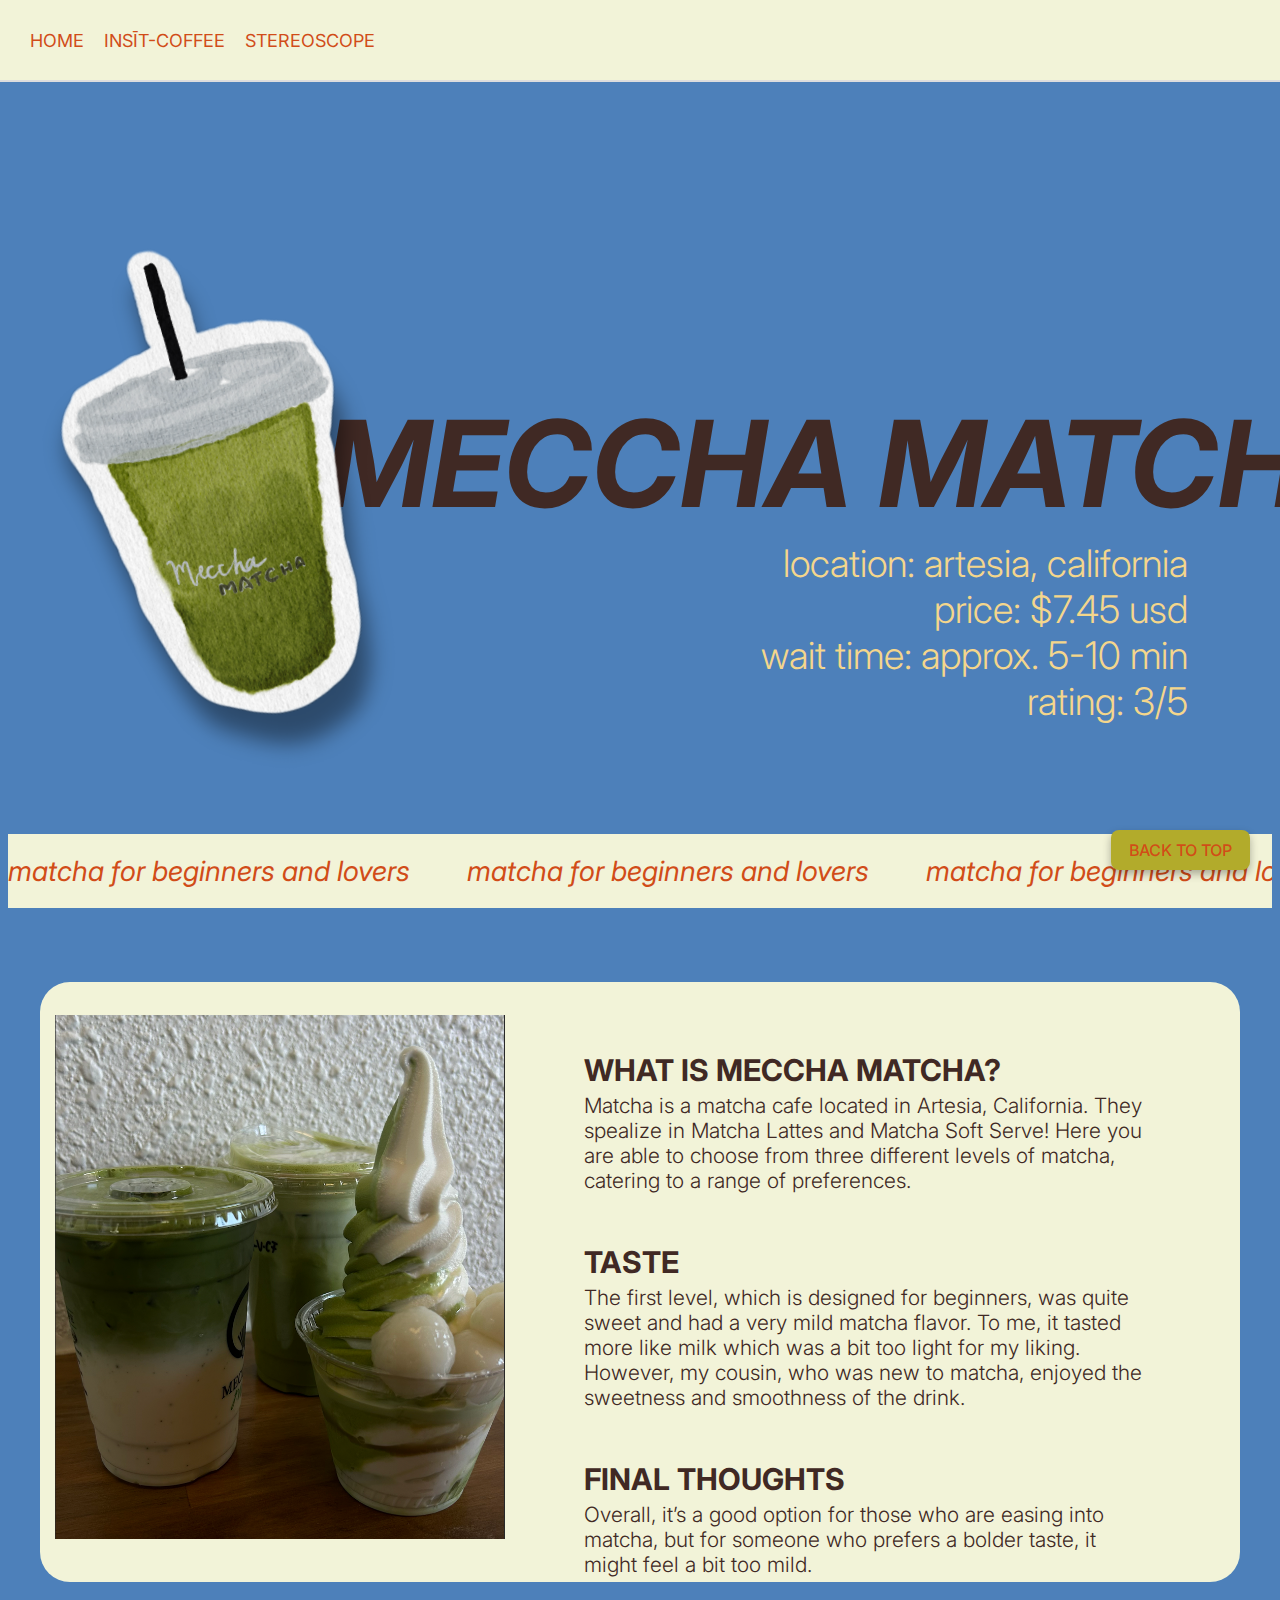
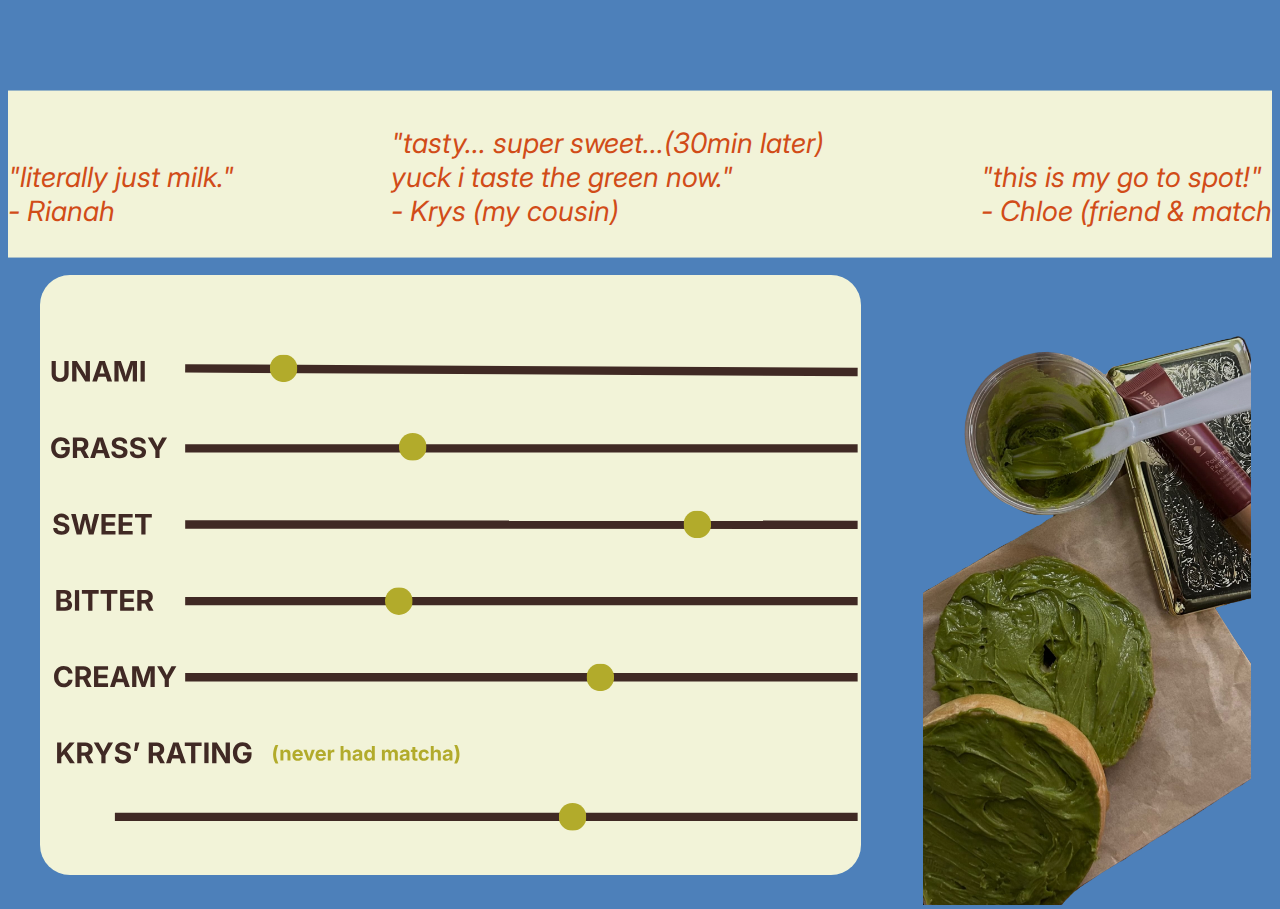
<file: mecchamatcha/mecchamatcha.html>
<!DOCTYPE html>

<html>
    <head>
        <meta charset="utf-8">
        <meta http-equiv="X-UA-Compatible" content="IE=edge">
        <title></title>
        <meta name="description" content="">
        <meta name="viewport" content="width=device-width, initial-scale=1">
        <link rel="preconnect" href="https://fonts.googleapis.com">
        <link rel="preconnect" href="https://fonts.gstatic.com" crossorigin>
        <link href="https://fonts.googleapis.com/css2?family=Inter:ital,opsz,wght@0,14..32,100..900;1,14..32,100..900&display=swap" rel="stylesheet">
        <link rel="stylesheet" href="../mecchamatcha/css/mecchamatcha.css">
    </head>
    <body>
<nav class="nav_bar">
    <a href="../index.html">HOME</a>
    <a href="../insit/insit.html">INSĪT-COFFEE</a>
    <a href="../stereoscope/stereoscope.html">STEREOSCOPE</a>
</nav>
<a href="#top" class="back-to-top">BACK TO TOP</a>
<div id="top"></div>



<section>
    <h1>MECCHA MATCHA</h1>
    <img src="../mecchamatcha/img/meccha.svg" class="mainimg">
</section>



<div class="info">
    location: artesia, california
    <br>price: $7.45 usd
    <br>wait time: approx. 5-10 min
    <br>rating: 3/5
</div>



 <div class="marquee">
    <span>  matcha for beginners and lovers</span>
    <span>  matcha for beginners and lovers</span>
    <span>  matcha for beginners and lovers</span>
    <span>  matcha for beginners and lovers</span>
    <span>  matcha for beginners and lovers</span>
</div>



    <section class="custom-section">
        <img src="../mecchamatcha/img/mecchamain.png" alt="Description" class="section-image">
            
        <div class="text-content">
            <h3 class="headersinp">WHAT IS MECCHA MATCHA?</h3>
            <p class="paragraph">
                Matcha is a matcha cafe located in Artesia, California. They spealize in Matcha Lattes and Matcha Soft Serve! Here you are able to choose from three different levels of matcha, catering to a range of preferences.
                </p>

                <h3 class="headersinp">TASTE</h3>
            <p class="paragraph">The first level, which is designed for beginners, was quite sweet and had a very mild matcha flavor. To me, it tasted more like milk which was a bit too light for my liking. However, my cousin, who was new to matcha, enjoyed the sweetness and smoothness of the drink.
                <h3 class="headersinp">FINAL THOUGHTS</h3>
                <p class="paragraph">
                Overall, it’s a good option for those who are easing into matcha, but for someone who prefers a bolder taste, it might feel a bit too mild.
            </p>
    </section>

    <div class="marquee2">
        <span>"literally just milk."<br>- Rianah <br></span>
        <span>"tasty... super sweet...(30min later)<br>yuck i taste the green now."<br>- Krys (my cousin) <br></span>
        <span>"this is my go to spot!"<br>- Chloe (friend & matcha lover) <br></span>
        <span>"literally just milk."<br>- Rianah <br></span>

    </div>


    <section class="section3">
        <img class= "lastimg" src="../mecchamatcha/img/mecchamatchabagel.png" alt="" class="img">
        <img class="section3-image" src="../img/project2_assets/mecchamatch_rate.svg">
    

    

    </section>







    </body>
</html>
</file>
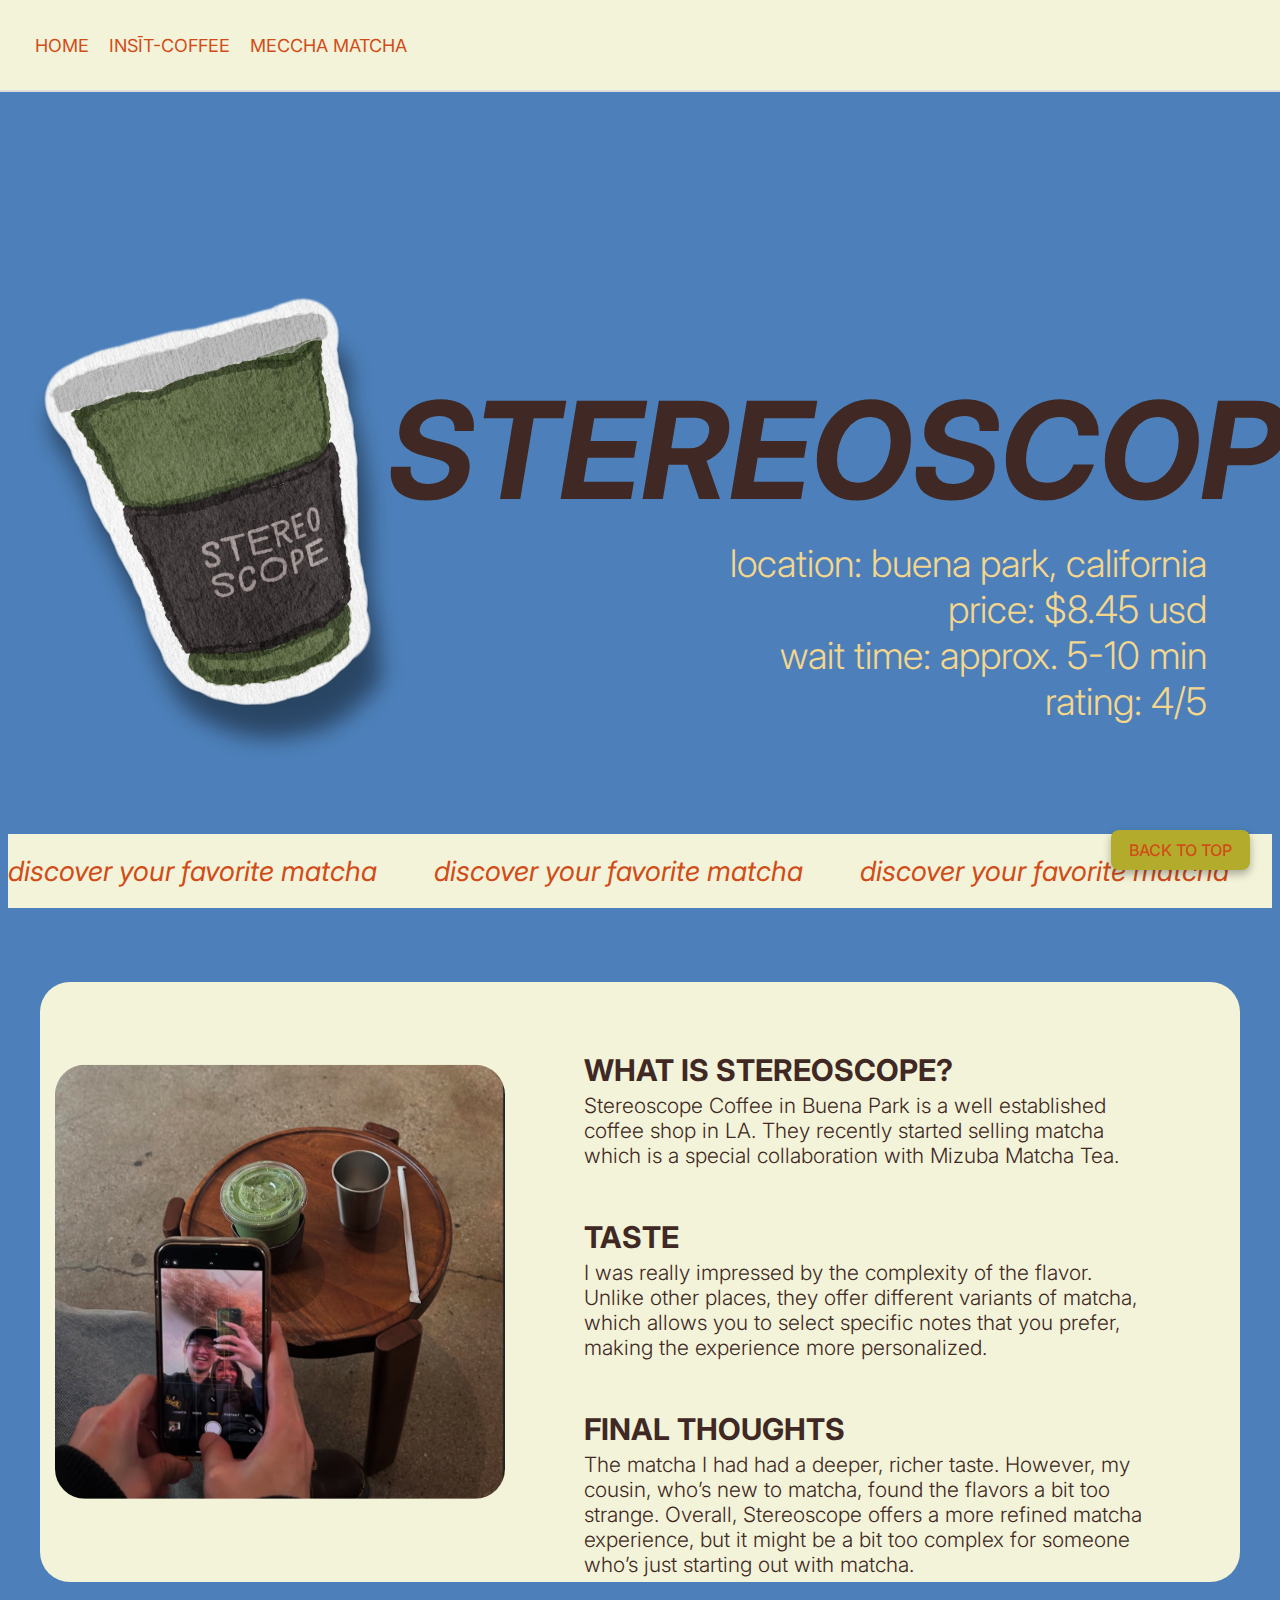
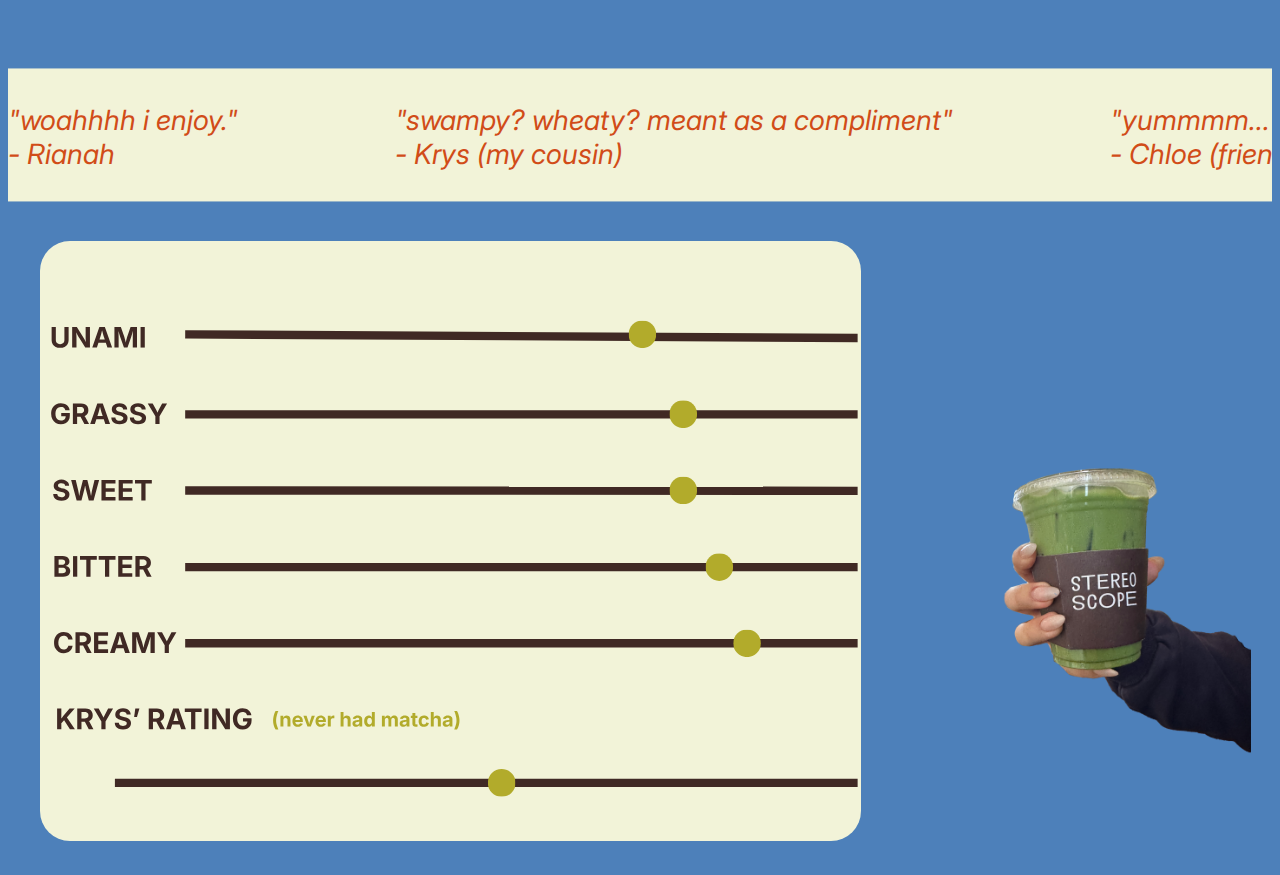
<file: stereoscope/stereoscope.html>
<!DOCTYPE html>
<!--[if lt IE 7]>      <html class="no-js lt-ie9 lt-ie8 lt-ie7"> <![endif]-->
<!--[if IE 7]>         <html class="no-js lt-ie9 lt-ie8"> <![endif]-->
<!--[if IE 8]>         <html class="no-js lt-ie9"> <![endif]-->
<!--[if gt IE 8]>      <html class="no-js"> <!--<![endif]-->
<html>
    <head>
        <meta charset="utf-8">
        <meta http-equiv="X-UA-Compatible" content="IE=edge">
        <title></title>
        <meta name="description" content="">
        <meta name="viewport" content="width=device-width, initial-scale=1">
        <link rel="preconnect" href="https://fonts.googleapis.com">
        <link rel="preconnect" href="https://fonts.gstatic.com" crossorigin>
        <link href="https://fonts.googleapis.com/css2?family=Inter:ital,opsz,wght@0,14..32,100..900;1,14..32,100..900&display=swap" rel="stylesheet">
        <link rel="stylesheet" href="../stereoscope/css/steroscope.css">
    </head>
    <nav class="nav_bar">
        <a href="../index.html">HOME</a>
        <a href="../insit/insit.html">INSĪT-COFFEE</a>
        <a href="../mecchamatcha/mecchamatcha.html">MECCHA MATCHA</a>
    </nav>
    <a href="#top" class="back-to-top">BACK TO TOP</a>
    <div id="top"></div>
    
    <section>
        <h1>STEREOSCOPE</h1>
        <img src="../stereoscope/img/stereoscope.svg" class="mainimg">
    </section>
    
    
    <div class="info">
        location: buena park, california
        <br>price: $8.45 usd
        <br>wait time: approx. 5-10 min
        <br>rating: 4/5
    </div>
    
    

    
     <div class="marquee">
        <span> discover your favorite matcha</span>
        <span> discover your favorite matcha</span>
        <span> discover your favorite matcha</span>
        <span> discover your favorite matcha</span>
        <span> discover your favorite matcha</span>
        
    </div>
    
    <section class="custom-section">
        <img src="../stereoscope/img/IMG_3627.jpg" alt="Description" class="section-image">
        
        <div class="text-content">
            <h3 class="headersinp">WHAT IS STEREOSCOPE?</h3>
            <p class="paragraph">
                Stereoscope Coffee in Buena Park is a well established coffee shop in LA. They recently started selling matcha which is a special collaboration with Mizuba Matcha Tea.
            </p>

            <h3 class="headersinp">TASTE</h3>
            <p class="paragraph"> 
                I was really impressed by the complexity of the flavor. Unlike other places, they offer different variants of matcha, which allows you to select specific notes that you prefer, making the experience more personalized.

            <h3 class="headersinp">FINAL THOUGHTS</h3>
            <p class="paragraph">
               The matcha I had had a deeper, richer taste. However, my cousin, who’s new to matcha, found the flavors a bit too strange. Overall, Stereoscope offers a more refined matcha experience, but it might be a bit too complex for someone who’s just starting out with matcha.
            </p>
        </div>
    </section>
        

    <div class="marquee2">
        <span>"woahhhh i enjoy."<br>- Rianah <br></span>
        <span>"swampy? wheaty? meant as a compliment"<br>- Krys (my cousin) <br></span>
        <span>"yummmm... i kind of get the wheat part"<br>- Chloe (friend & matcha lover) <br></span>
        <span>"woahhhh i enjoy."<br>- Rianah <br></span>

    </div>


    <section class="section3">
    <img class= "lastimg" src="../stereoscope/img/stereoscopesideimg.png" alt="" class="img">
    <img class="section3-image" src="../img/project2_assets/stereoscoperate.svg">
    

    

    </section>


    </body>
</html>
</file>
<file: mecchamatcha/css/mecchamatcha.css>
body {
background-color: #4D80BA;
}

.nav_bar {
    background-color: #F2F3D8; /* Light background */
    width: 100%; /* Full width */
    height: 60px; /* Set a fixed height */
    padding: 10px 30px; /* Adjust padding */
    display: flex;
    justify-content: left; /* Align links to the left */
    align-items: center;
    position: fixed; /* Fix it at the top */
    top: 0;
    left: 0;
    z-index: 9999; /* Ensures it's above other content */
    border-bottom: 2px solid #ddd; /* Optional: Light border */
}

/* Style navigation links */
.nav_bar a {
    text-decoration: none;
    font-family: "inter";
    color: #d14c18;
    font-weight: light;
    margin-right: 20px; /* Space between links */
    font-size: 18px; /* Increase font size */
    cursor: pointer; /* Makes it clear it's clickable */
}

.back-to-top {
    background-color: #b2ab2b;
    color: #d14c18;
    padding: 10px 18px;
    border-radius: 8px;
    position: fixed;
    bottom: 30px;
    right: 30px;
    text-decoration: none;
    font-size: 16px;
    font-weight: 500;
    font-family: "inter";
    display: block; /* Always visible */
    z-index: 9999;
    box-shadow: 0 4px 8px rgba(0, 0, 0, 0.3);
    transition: background 0.3s ease, transform 0.2s ease;
}

.back-to-top:hover {
    background-color: #f4d68c;
    transform: scale(1.05);
}

h1{ 
    display: flex;
    margin: 0;
    font-family: "inter", sans-serif;
    font-style: italic;
    font-optical-sizing: auto;
    font-weight: 700;
    font-size: 120px;
    color: #402924;
    height: 100vh;
    position: relative; 
    transform: translateY(42.5%) translateX(25%); /* Adjust this value to move header up */
    font-optical-sizing: auto;

}

.mainimg{
    display: flex;
    position: absolute;
    top: 35%;
    left: 10%;
    transform: scale(1.7) rotate(-15deg); /* Shrinks the sprite to 70% of its original size */
    


}

.info {
    width: 486px;
    height: 291px;
    flex-shrink: 0;
    color: #f4d68c;
    display: flex;
     position: absolute;
        top: 60%;
        right: 2.6%;
    font-family: Inter;
    font-size: 38px;
    text-align: right;
    font-weight:300;
    line-height: normal;
}




.marquee {
    width: 100%; /* Full-width bar */
    background-color: #F2F3D8; /* Background color */
    color: #d14c18; /* Text color */
    font-family: "inter";
    font-style: italic;
    font-size: 28px; /* Text size */
    font-weight:light;
    padding: 20px 0; /* Padding for spacing */
    white-space: nowrap; /* Prevents text from wrapping */
    overflow: hidden; /* Hides text outside container */
    position: relative; /* Keeps it at the top */
    top: 0%;
    left: 10;
    transform: translateY(-100%);
    z-index: 9998; /* Ensures it's above other content */
}

.marquee span {
    display: inline-block;
    animation: marquee-scroll 10s linear infinite;
    padding-right: 50px; /* Adds space between words */
}

@keyframes marquee-scroll {
    from {
        transform: translateX(0);
    }
    to {
        transform: translateX(-100%);
    }
}



.indent {
    display: block;  /* Make the span behave like a block element */
    margin-left: 30px; /* Adjust the indent size as needed */
}


.custom-section {
    background-color: #F2F3D8;
    display: flex;
    justify-content: flex-end; /* push text to the right */
    align-items: flex-start;
    position: relative; /* Needed for absolute child (image) */
    left: 2.5%;
    width: 95%;
    height: 600px;
    border-radius: 30px;
    padding: 40px;
    box-sizing: border-box;
}

.custom-section .section-image {
    position: absolute;
    top: 50%; /* Center image vertically */
    left: 20%; /* Center image horizontally */
    transform: translate(-50%, -50%); /* Adjusts for perfect centering */
    width: 450px; /* Adjust size as needed */
    height: auto;
    z-index: 2; /* Ensures it appears above the section */
    border-radius: 30px;
}

.custom-section {
    background-color: #F2F3D8;
    display: flex;
    justify-content: flex-end; /* push text to the right */
    align-items: flex-start;
    position: relative; /* Needed for absolute child (image) */
    left: 2.5%;
    width: 95%;
    height: 600px;
    border-radius: 30px;
    padding: 40px;
    box-sizing: border-box;
}


.text-content {
    max-width: 50%;
    display: flex;
    flex-direction: column;
    justify-content: flex-start;
    margin-right: 5%;
    gap: -80px; /* ← This adds space between header and paragraph */
}

.headersinp {
    font-family: "Inter";
    font-size: 30px;
    font-weight: 700;
    color: #402924;
    margin-bottom: 5px; /* bring the header closer to the paragraph */
}

.paragraph {
    font-family: "inter";
    font-size: 21px;
    font-weight: 300;
    color: #402924;
    margin-top: 0; /* kill top space that pushes it down */
}


.marquee2 {
    width: 100%; /* Full-width bar */
    background-color: #F2F3D8; /* Background color */
    color: #d14c18; /* Text color */
    font-family: "Inter", sans-serif; /* Font */
    font-style: italic;
    font-size: 28px; /* Text size */
    font-weight: light;
    padding: 20px 0; /* Padding for spacing */
    white-space: nowrap; /* Prevents text from wrapping */
    overflow: hidden; /* Hides text outside container */
    position: relative; /* Keeps it at the top */
    top: 0%;
    transform: translateY(65%);
    z-index: 9998; /* Ensures it's above other content */
}

.marquee2 span {
    display: inline-block;
    animation: marquee-scroll 15s linear infinite; /* Adjust speed */
    padding-right: 150px; /* Adds space between words */
    padding-top: 15px;
    padding-bottom: 10px;
}

@keyframes marquee-scroll {
    0% {
        transform: translateX(100%); /* Start off-screen on the right */
    }
    100% {
        transform: translateX(-100%); /* Move to the left and out of view */
    }
}

.section3 {
    background-color: #F2F3D8; /* Change this to any color you want */
    display: flex;
    justify-content: center; /* Align links to the left */
    align-items: center;
    position: relative; /* Fix it at the top */
    margin-top: 10%;
    left: 2.5%;
    width: 65%; /* Full width */
    height: 600px; /* Adjust height as needed */
    border-radius: 30px; /* Makes the corners rounded */

}


.section3 .img{
    display: flex;
    max-width: 40%;
    max-height: auto;
    margin-top: 10%;
    margin-left: 155%;
}

.section3 .lastimg{
    display: flex;
    max-width: 40%;
    max-height: auto;
    margin-top: 10%;
    margin-left: 155%;
}

.section3 .section3-image{

    position: absolute;
    top: -50px; /* move up above the section */
    left: 50%;
    transform: translateX(-50%) scale(.7) translateY(-13%);
    z-index: 10; /* make sure it’s above the section */
}





html {
    scroll-behavior: smooth;
}
</file>
<file: stereoscope/css/steroscope.css>
body {
    background-color: #4D80BA;
    
    }
    
    .nav_bar {
        background-color: #F2F3D8; /* Light background */
        width: 100%; /* Full width */
        height: 60px; /* Set a fixed height */
        padding: 15px 35px; /* Adjust padding */
        display: flex;
        justify-content: left; /* Align links to the left */
        align-items: center;
        position: fixed; /* Fix it at the top */
        top: 0;
        left: 0;
        z-index: 9999; /* Ensures it's above other content */
        border-bottom: 2px solid #ddd; /* Optional: Light border */
    }
    
    /* Style navigation links */
    .nav_bar a {
        text-decoration: none;
        font-family: "inter";
        color: #d14c18;
        font-weight: light;
        margin-right: 20px; /* Space between links */
        font-size: 18px; /* Increase font size */
        cursor: pointer; /* Makes it clear it's clickable */
    }
    
    .back-to-top {
        background-color: #b2ab2b;
        color: #d14c18;
        padding: 10px 18px;
        border-radius: 8px;
        position: fixed;
        bottom: 30px;
        right: 30px;
        text-decoration: none;
        font-size: 16px;
        font-weight: 500;
        font-family: "inter";
        display: block; /* Always visible */
        z-index: 9999;
        box-shadow: 0 4px 8px rgba(0, 0, 0, 0.3);
        transition: background 0.3s ease, transform 0.2s ease;
    }
    
    .back-to-top:hover {
        background-color: #f4d68c;
        transform: scale(1.05);
    }
    
    h1{ 
        display: flex;
        margin: 0;
        font-family: "inter", sans-serif;
        font-style: italic;
        font-optical-sizing: auto;
        font-weight: 700;
        font-size: 135px;
        color: #402924;
        height: 100vh;
        position: relative; 
        transform: translateY(40%) translateX(30%); /* Adjust this value to move header up */
        font-optical-sizing: auto;
    
    }
    
    .mainimg{
        display: flex;
        position: absolute;
        top: 35%;
        left: 10%;
        transform: scale(1.9) rotate(-15deg); /* Shrinks the sprite to 70% of its original size */
        
    
    
    }
    
    .info {
        width: 486px;
        height: 291px;
        flex-shrink: 0;
        color: #f4d68c;
        display: flex;
         position: absolute;
            top: 60%;
            right: 5%;
        font-family: Inter;
        font-size: 38px;
        text-align: right;
        font-weight:300;
        line-height: normal;
    }
    
   
    
    .marquee {
        width: 100%; /* Full-width bar */
        background-color: #F2F3D8; /* Background color */
        color: #d14c18; /* Text color */
        font-family: "inter";
        font-style: italic;
        font-size: 28px; /* Text size */
        font-weight:light;
        padding: 20px 0; /* Padding for spacing */
        white-space: nowrap; /* Prevents text from wrapping */
        overflow: hidden; /* Hides text outside container */
        position: relative; /* Keeps it at the top */
        top: 0%;
        left: 10;
        transform: translateY(-100%);
        z-index: 9998; /* Ensures it's above other content */
    }
    
    .marquee span {
        display: inline-block;
        animation: marquee-scroll 10s linear infinite;
        padding-right: 50px; /* Adds space between words */
    }
    
    @keyframes marquee-scroll {
        from {
            transform: translateX(0);
        }
        to {
            transform: translateX(-100%);
        }
    }
    
    
    
    
   
    
    .indent {
        display: block;  /* Make the span behave like a block element */
        margin-left: 30px; /* Adjust the indent size as needed */
    }
    
    
    .custom-section {
        background-color: #F2F3D8; /* Change this to any color you want */
        display: flex;
        justify-content: center; /* Align links to the left */
        align-items: center;
        position: relative; /* Fix it at the top */
        left: 2.5%;
        width: 95%; /* Full width */
        height: 600px; /* Adjust height as needed */
        border-radius: 30px; /* Makes the corners rounded */
    }
    
    .section-image {
        position: absolute;
        top: 50%; /* Center image vertically */
        left: 20%; /* Center image horizontally */
        transform: translate(-50%, -50%); /* Adjusts for perfect centering */
        width: 450px; /* Adjust size as needed */
        height: auto;
        z-index: 2; /* Ensures it appears above the section */
        border-radius: 30px;
    }
    
    .custom-section {
        background-color: #F2F3D8;
        display: flex;
        justify-content: flex-end; /* push text to the right */
        align-items: flex-start;
        position: relative; /* Needed for absolute child (image) */
        left: 2.5%;
        width: 95%;
        height: 600px;
        border-radius: 30px;
        padding: 40px;
        box-sizing: border-box;
    }
    
    .section-image {
        position: absolute;
        top: 50%;
        left: 20%;
        transform: translate(-50%, -50%);
        width: 450px;
        height: auto;
        z-index: 2;
        border-radius: 30px;
    }
    
    .text-content {
        max-width: 50%;
        display: flex;
        flex-direction: column;
        justify-content: flex-start;
        margin-right: 5%;
        gap: -80px; /* ← This adds space between header and paragraph */
    }
    
    .headersinp {
        font-family: "Inter";
        font-size: 30px;
        font-weight: 700;
        color: #402924;
        margin-bottom: 5px; /* bring the header closer to the paragraph */
    }
    
    .paragraph {
        font-family: "Inter";
        font-size: 21px;
        font-weight: 300;
        color: #402924;
        margin-top: 0; /* kill top space that pushes it down */
    }
    
    .marquee2 {
        width: 100%; /* Full-width bar */
        background-color: #F2F3D8; /* Background color */
        color: #d14c18; /* Text color */
        font-family: "Inter", sans-serif; /* Font */
        font-style: italic;
        font-size: 28px; /* Text size */
        font-weight: light;
        padding: 20px 0; /* Padding for spacing */
        white-space: nowrap; /* Prevents text from wrapping */
        overflow: hidden; /* Hides text outside container */
        position: relative; /* Keeps it at the top */
        top: 0%;
        transform: translateY(65%);
        z-index: 9998; /* Ensures it's above other content */
    }
    
    .marquee2 span {
        display: inline-block;
        animation: marquee-scroll 15s linear infinite; /* Adjust speed */
        padding-right: 150px; /* Adds space between words */
        padding-top: 15px;
        padding-bottom: 10px;
    }
    
    @keyframes marquee-scroll {
        0% {
            transform: translateX(100%); /* Start off-screen on the right */
        }
        100% {
            transform: translateX(-100%); /* Move to the left and out of view */
        }
    }
    
    .section3 {
        background-color: #F2F3D8; /* Change this to any color you want */
        display: flex;
        justify-content: center; /* Align links to the left */
        align-items: center;
        position: relative; /* Fix it at the top */
        margin-top: 10%;
        left: 2.5%;
        width: 65%; /* Full width */
        height: 600px; /* Adjust height as needed */
        border-radius: 30px; /* Makes the corners rounded */
    
    }
    
    
    .section3 .lastimg{
        display: flex;
        max-width: 40%;
        max-height: auto;
        margin-top: 10%;
        margin-left: 155%;
    }

    .section3 .section3-image{

        position: absolute;
        top: -50px; /* move up above the section */
        left: 50%;
        transform: translateX(-50%) scale(.7) translateY(-13%);
        z-index: 10; /* make sure it’s above the section */
    }
    
    
    
    
    html {
        scroll-behavior: smooth;
    }
</file>
